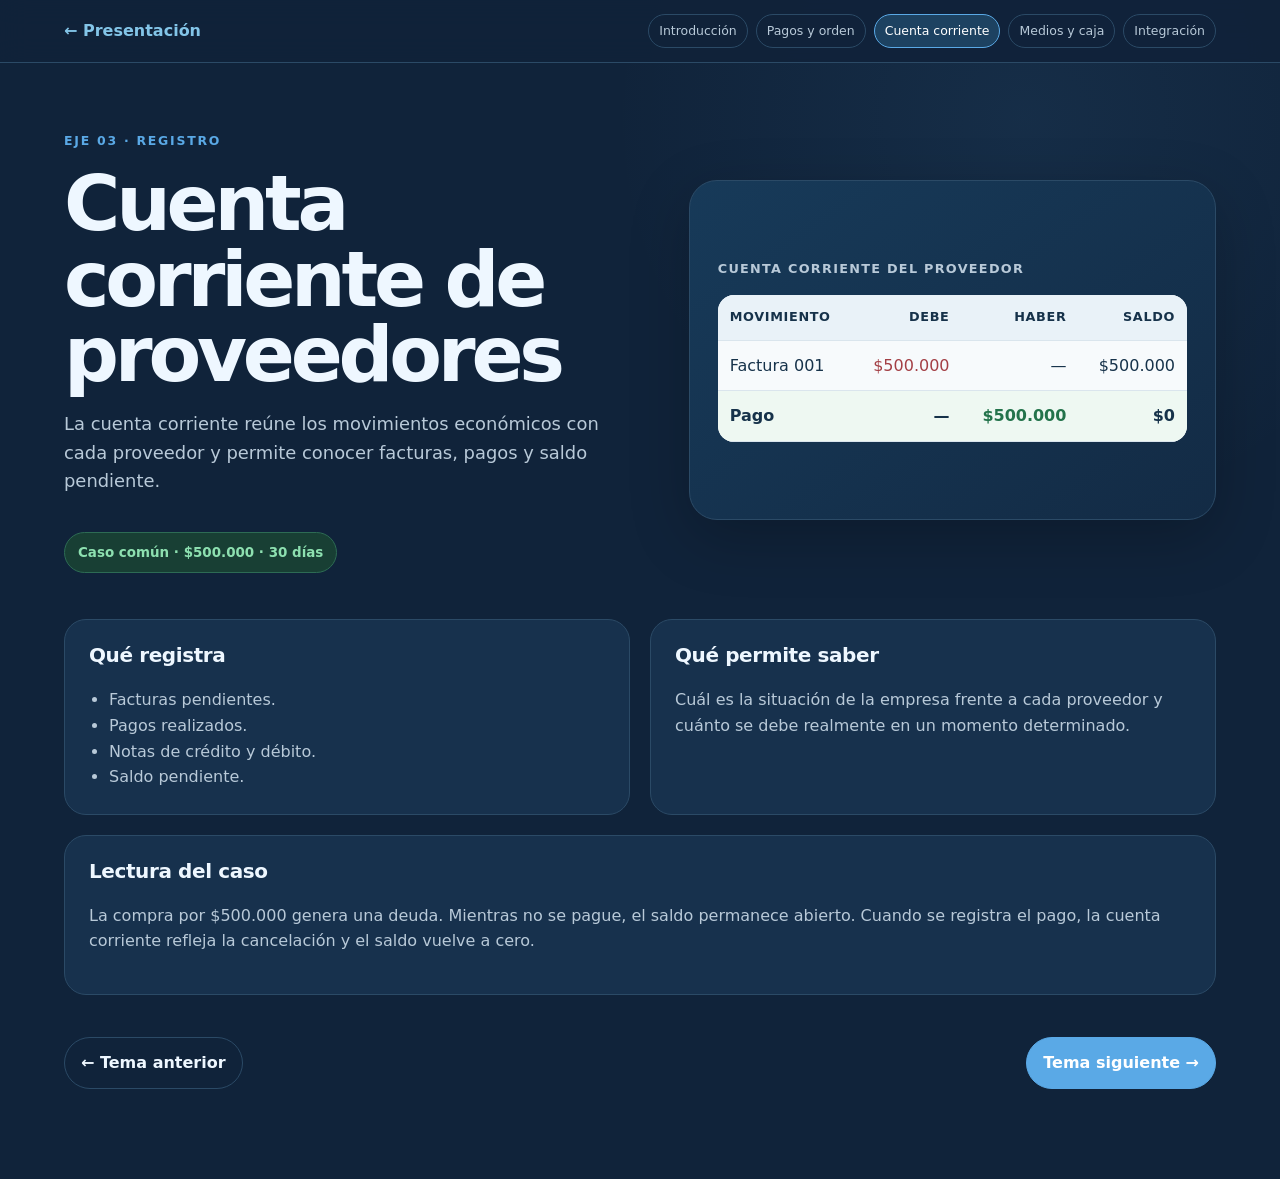
<file: detalle-cuenta.html>
<!doctype html><html lang="es"><head><meta charset="utf-8"><meta name="viewport" content="width=device-width,initial-scale=1"><title>Cuenta corriente de proveedores | Ciclo de Compras y Pagos II</title><link rel="icon" type="image/svg+xml" href="favicon.svg"><link rel="stylesheet" href="styles.css"></head><body class="detail-page"><header class="detail-top"><a class="back-link" href="index.html#integrantes">← Presentación</a><nav class="detail-nav"><a href="detalle-introduccion.html">Introducción</a><a href="detalle-pagos.html">Pagos y orden</a><a href="detalle-cuenta.html" class="active">Cuenta corriente</a><a href="detalle-medios.html">Medios y caja</a><a href="detalle-integracion.html">Integración</a></nav></header><main class="detail-shell"><section class="detail-hero"><div><span class="detail-kicker">Eje 03 · Registro</span><h1>Cuenta corriente de proveedores</h1><p class="lead">La cuenta corriente reúne los movimientos económicos con cada proveedor y permite conocer facturas, pagos y saldo pendiente.</p><span class="case-chip">Caso común · $500.000 · 30 días</span></div><div class="visual-panel"><div style="width:100%"><div class="visual-title">Cuenta corriente del proveedor</div><table class="ledger-table"><thead><tr><th>Movimiento</th><th>Debe</th><th>Haber</th><th>Saldo</th></tr></thead><tbody><tr><td>Factura 001</td><td class="money-out">$500.000</td><td>—</td><td>$500.000</td></tr><tr><td>Pago</td><td>—</td><td class="money-in">$500.000</td><td>$0</td></tr></tbody></table></div></div></section><section class="detail-grid"><article class="info-card"><h3>Qué registra</h3><ul><li>Facturas pendientes.</li><li>Pagos realizados.</li><li>Notas de crédito y débito.</li><li>Saldo pendiente.</li></ul></article><article class="info-card"><h3>Qué permite saber</h3><p>Cuál es la situación de la empresa frente a cada proveedor y cuánto se debe realmente en un momento determinado.</p></article><article class="info-card full-card"><h3>Lectura del caso</h3><p>La compra por $500.000 genera una deuda. Mientras no se pague, el saldo permanece abierto. Cuando se registra el pago, la cuenta corriente refleja la cancelación y el saldo vuelve a cero.</p></article></section><div class="detail-actions"><a href="detalle-pagos.html">← Tema anterior</a><a class="primary" href="detalle-medios.html">Tema siguiente →</a></div></main></body></html>
</file>
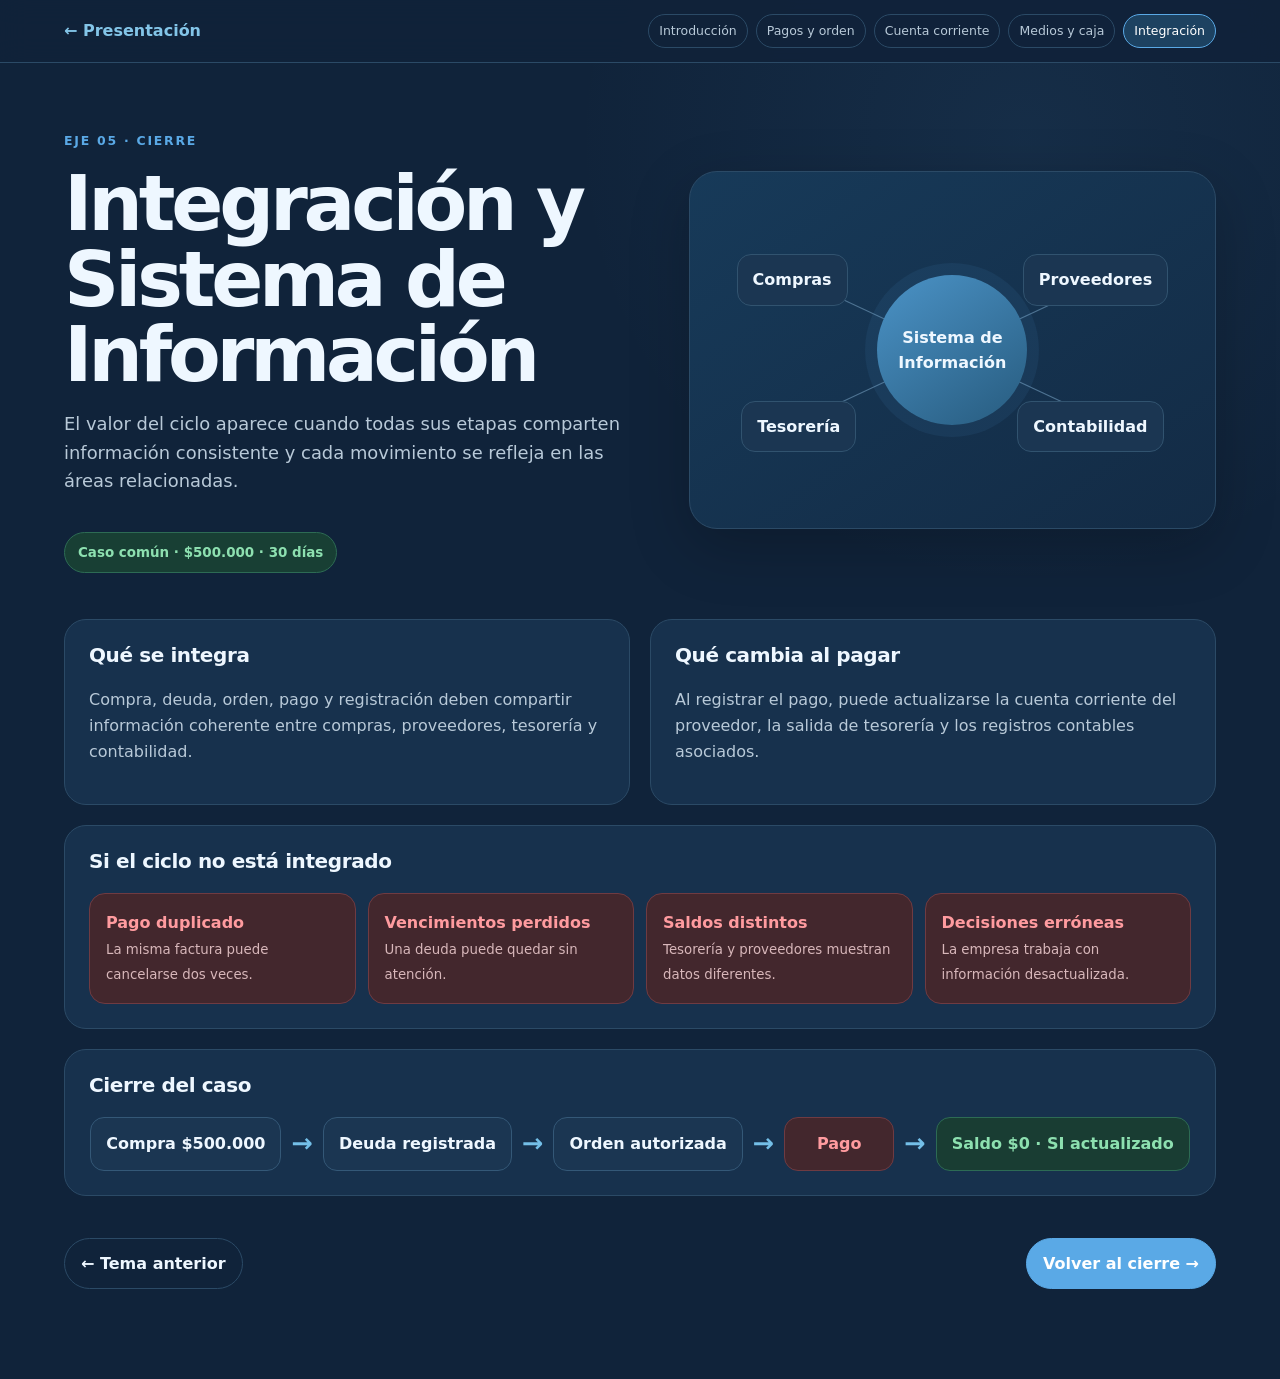
<file: detalle-integracion.html>
<!doctype html><html lang="es"><head><meta charset="utf-8"><meta name="viewport" content="width=device-width,initial-scale=1"><title>Integración y Sistema de Información | Ciclo de Compras y Pagos II</title><link rel="icon" type="image/svg+xml" href="favicon.svg"><link rel="stylesheet" href="styles.css"></head><body class="detail-page"><header class="detail-top"><a class="back-link" href="index.html#integrantes">← Presentación</a><nav class="detail-nav"><a href="detalle-introduccion.html">Introducción</a><a href="detalle-pagos.html">Pagos y orden</a><a href="detalle-cuenta.html">Cuenta corriente</a><a href="detalle-medios.html">Medios y caja</a><a href="detalle-integracion.html" class="active">Integración</a></nav></header><main class="detail-shell"><section class="detail-hero"><div><span class="detail-kicker">Eje 05 · Cierre</span><h1>Integración y Sistema de Información</h1><p class="lead">El valor del ciclo aparece cuando todas sus etapas comparten información consistente y cada movimiento se refleja en las áreas relacionadas.</p><span class="case-chip">Caso común · $500.000 · 30 días</span></div><div class="visual-panel"><div class="si-network"><span class="si-line l1"></span><span class="si-line l2"></span><span class="si-line l3"></span><span class="si-line l4"></span><div class="si-core">Sistema de<br>Información</div><div class="si-node n1">Compras</div><div class="si-node n2">Proveedores</div><div class="si-node n3">Tesorería</div><div class="si-node n4">Contabilidad</div></div></div></section><section class="detail-grid"><article class="info-card"><h3>Qué se integra</h3><p>Compra, deuda, orden, pago y registración deben compartir información coherente entre compras, proveedores, tesorería y contabilidad.</p></article><article class="info-card"><h3>Qué cambia al pagar</h3><p>Al registrar el pago, puede actualizarse la cuenta corriente del proveedor, la salida de tesorería y los registros contables asociados.</p></article><article class="info-card full-card"><h3>Si el ciclo no está integrado</h3><div class="risk-strip"><div class="risk"><b>Pago duplicado</b><small>La misma factura puede cancelarse dos veces.</small></div><div class="risk"><b>Vencimientos perdidos</b><small>Una deuda puede quedar sin atención.</small></div><div class="risk"><b>Saldos distintos</b><small>Tesorería y proveedores muestran datos diferentes.</small></div><div class="risk"><b>Decisiones erróneas</b><small>La empresa trabaja con información desactualizada.</small></div></div></article><article class="info-card full-card"><h3>Cierre del caso</h3><div class="flowline"><div class="flow-node">Compra $500.000</div><span class="flow-arrow">→</span><div class="flow-node">Deuda registrada</div><span class="flow-arrow">→</span><div class="flow-node">Orden autorizada</div><span class="flow-arrow">→</span><div class="flow-node red">Pago</div><span class="flow-arrow">→</span><div class="flow-node green">Saldo $0 · SI actualizado</div></div></article></section><div class="detail-actions"><a href="detalle-medios.html">← Tema anterior</a><a class="primary" href="index.html#integracion">Volver al cierre →</a></div></main></body></html>
</file>
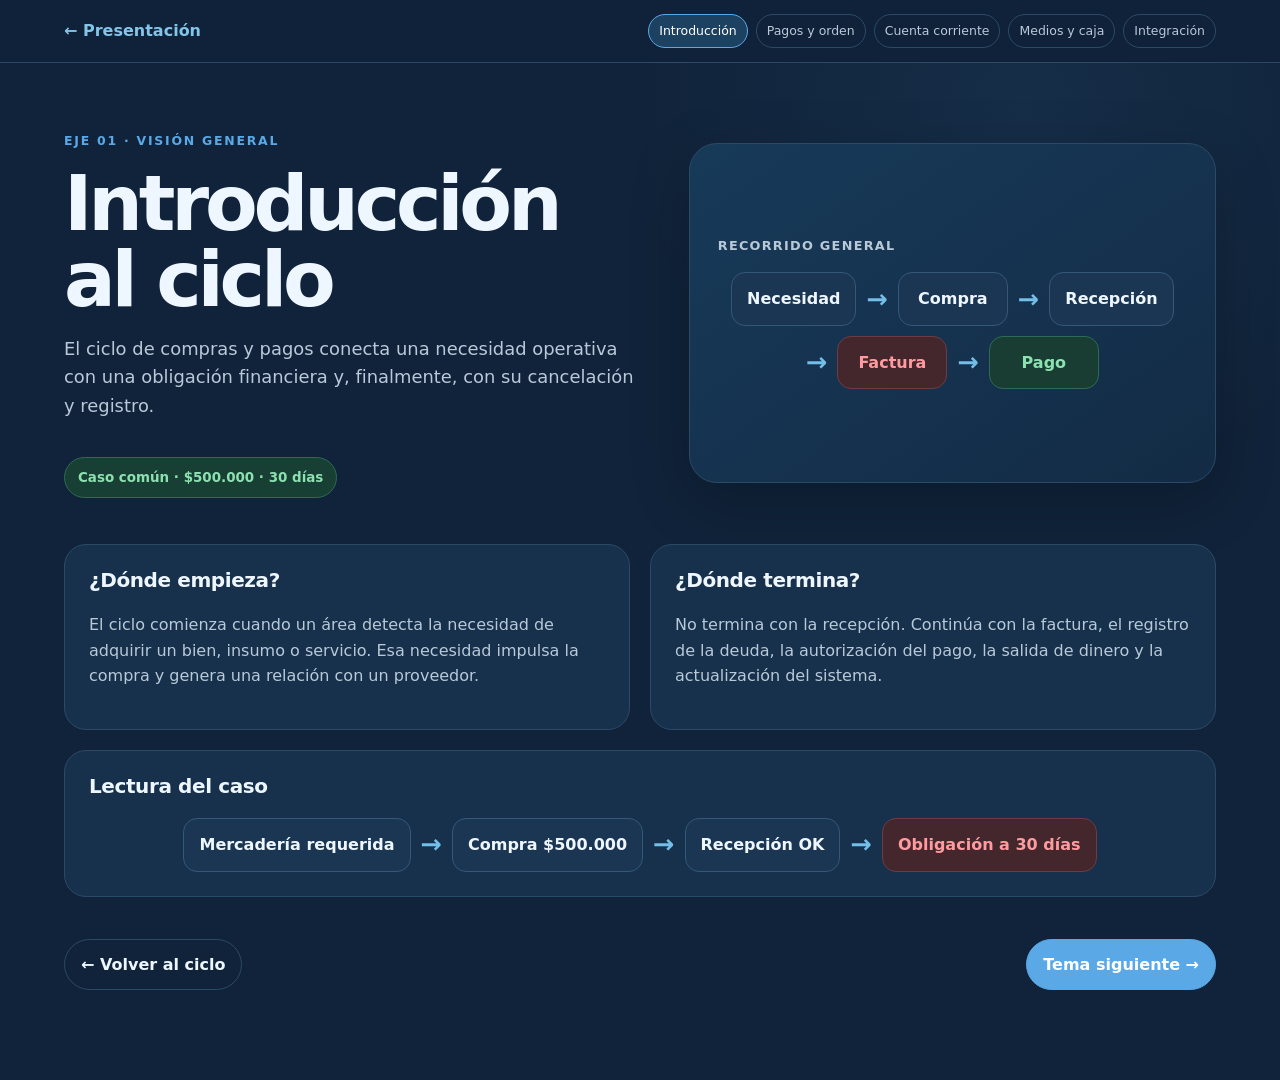
<file: detalle-introduccion.html>
<!doctype html><html lang="es"><head><meta charset="utf-8"><meta name="viewport" content="width=device-width,initial-scale=1"><title>Introducción al ciclo | Ciclo de Compras y Pagos II</title><link rel="icon" type="image/svg+xml" href="favicon.svg"><link rel="stylesheet" href="styles.css"></head><body class="detail-page"><header class="detail-top"><a class="back-link" href="index.html#integrantes">← Presentación</a><nav class="detail-nav"><a href="detalle-introduccion.html" class="active">Introducción</a><a href="detalle-pagos.html">Pagos y orden</a><a href="detalle-cuenta.html">Cuenta corriente</a><a href="detalle-medios.html">Medios y caja</a><a href="detalle-integracion.html">Integración</a></nav></header><main class="detail-shell"><section class="detail-hero"><div><span class="detail-kicker">Eje 01 · Visión general</span><h1>Introducción al ciclo</h1><p class="lead">El ciclo de compras y pagos conecta una necesidad operativa con una obligación financiera y, finalmente, con su cancelación y registro.</p><span class="case-chip">Caso común · $500.000 · 30 días</span></div><div class="visual-panel"><div><div class="visual-title">Recorrido general</div><div class="flowline"><div class="flow-node">Necesidad</div><span class="flow-arrow">→</span><div class="flow-node">Compra</div><span class="flow-arrow">→</span><div class="flow-node">Recepción</div><span class="flow-arrow">→</span><div class="flow-node red">Factura</div><span class="flow-arrow">→</span><div class="flow-node green">Pago</div></div></div></div></section><section class="detail-grid"><article class="info-card"><h3>¿Dónde empieza?</h3><p>El ciclo comienza cuando un área detecta la necesidad de adquirir un bien, insumo o servicio. Esa necesidad impulsa la compra y genera una relación con un proveedor.</p></article><article class="info-card"><h3>¿Dónde termina?</h3><p>No termina con la recepción. Continúa con la factura, el registro de la deuda, la autorización del pago, la salida de dinero y la actualización del sistema.</p></article><article class="info-card full-card"><h3>Lectura del caso</h3><div class="flowline"><div class="flow-node">Mercadería requerida</div><span class="flow-arrow">→</span><div class="flow-node">Compra $500.000</div><span class="flow-arrow">→</span><div class="flow-node">Recepción OK</div><span class="flow-arrow">→</span><div class="flow-node red">Obligación a 30 días</div></div></article></section><div class="detail-actions"><a href="index.html#integrantes">← Volver al ciclo</a><a class="primary" href="detalle-pagos.html">Tema siguiente →</a></div></main></body></html>
</file>
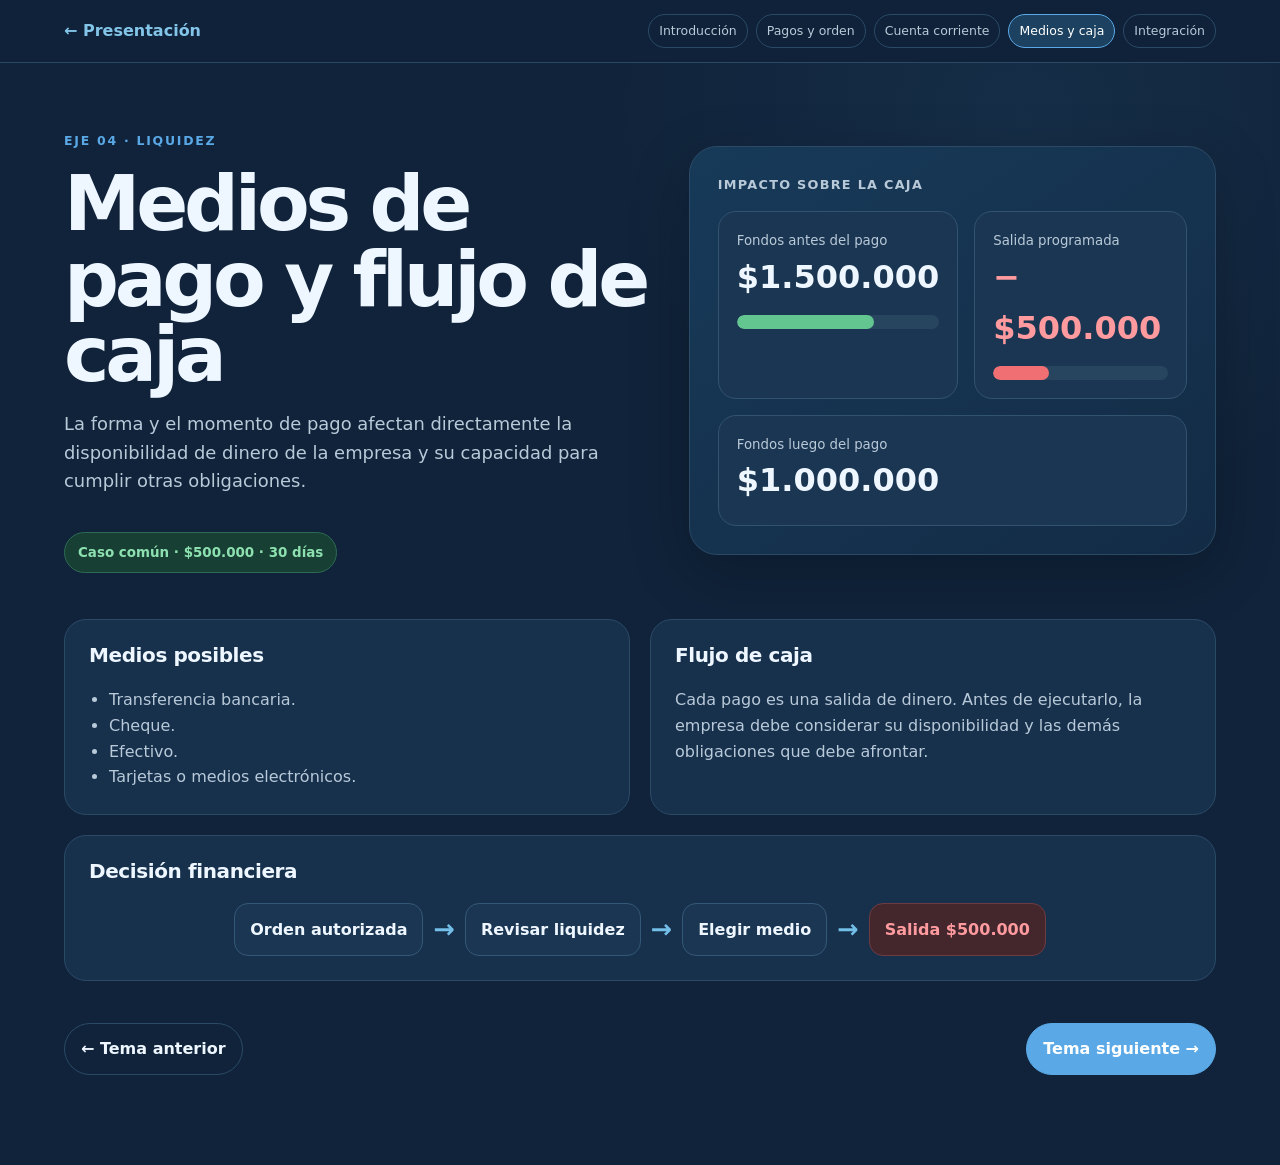
<file: detalle-medios.html>
<!doctype html><html lang="es"><head><meta charset="utf-8"><meta name="viewport" content="width=device-width,initial-scale=1"><title>Medios de pago y flujo de caja | Ciclo de Compras y Pagos II</title><link rel="icon" type="image/svg+xml" href="favicon.svg"><link rel="stylesheet" href="styles.css"></head><body class="detail-page"><header class="detail-top"><a class="back-link" href="index.html#integrantes">← Presentación</a><nav class="detail-nav"><a href="detalle-introduccion.html">Introducción</a><a href="detalle-pagos.html">Pagos y orden</a><a href="detalle-cuenta.html">Cuenta corriente</a><a href="detalle-medios.html" class="active">Medios y caja</a><a href="detalle-integracion.html">Integración</a></nav></header><main class="detail-shell"><section class="detail-hero"><div><span class="detail-kicker">Eje 04 · Liquidez</span><h1>Medios de pago y flujo de caja</h1><p class="lead">La forma y el momento de pago afectan directamente la disponibilidad de dinero de la empresa y su capacidad para cumplir otras obligaciones.</p><span class="case-chip">Caso común · $500.000 · 30 días</span></div><div class="visual-panel"><div style="width:100%"><div class="visual-title">Impacto sobre la caja</div><div class="cash-visual"><div class="balance"><small>Fondos antes del pago</small><strong>$1.500.000</strong><div class="barline"><span class="bar-green"></span></div></div><div class="balance"><small>Salida programada</small><strong style="color:#ff9b9f">− $500.000</strong><div class="barline"><span class="bar-red"></span></div></div><div class="balance" style="grid-column:1/-1"><small>Fondos luego del pago</small><strong>$1.000.000</strong></div></div></div></div></section><section class="detail-grid"><article class="info-card"><h3>Medios posibles</h3><ul><li>Transferencia bancaria.</li><li>Cheque.</li><li>Efectivo.</li><li>Tarjetas o medios electrónicos.</li></ul></article><article class="info-card"><h3>Flujo de caja</h3><p>Cada pago es una salida de dinero. Antes de ejecutarlo, la empresa debe considerar su disponibilidad y las demás obligaciones que debe afrontar.</p></article><article class="info-card full-card"><h3>Decisión financiera</h3><div class="flowline"><div class="flow-node">Orden autorizada</div><span class="flow-arrow">→</span><div class="flow-node">Revisar liquidez</div><span class="flow-arrow">→</span><div class="flow-node">Elegir medio</div><span class="flow-arrow">→</span><div class="flow-node red">Salida $500.000</div></div></article></section><div class="detail-actions"><a href="detalle-cuenta.html">← Tema anterior</a><a class="primary" href="detalle-integracion.html">Tema siguiente →</a></div></main></body></html>
</file>
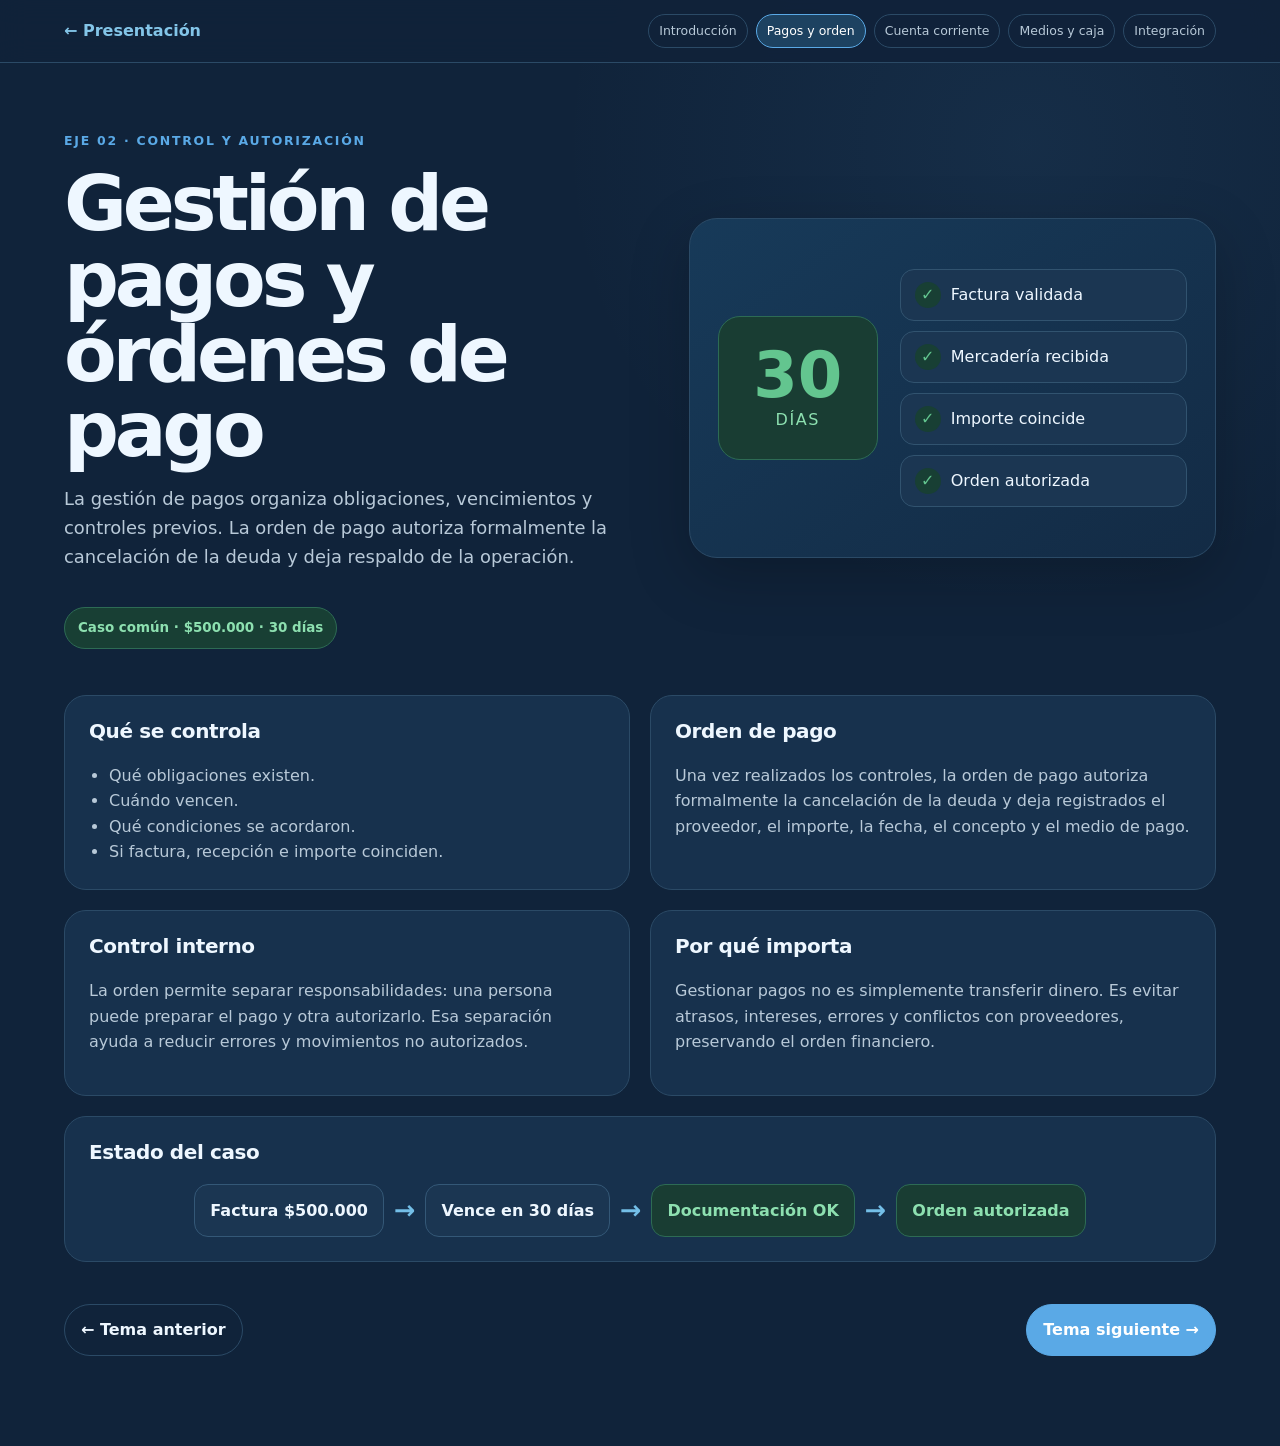
<file: detalle-pagos.html>
<!doctype html><html lang="es"><head><meta charset="utf-8"><meta name="viewport" content="width=device-width,initial-scale=1"><title>Gestión de pagos y órdenes de pago | Ciclo de Compras y Pagos II</title><link rel="icon" type="image/svg+xml" href="favicon.svg"><link rel="stylesheet" href="styles.css"></head><body class="detail-page"><header class="detail-top"><a class="back-link" href="index.html#integrantes">← Presentación</a><nav class="detail-nav"><a href="detalle-introduccion.html">Introducción</a><a href="detalle-pagos.html" class="active">Pagos y orden</a><a href="detalle-cuenta.html">Cuenta corriente</a><a href="detalle-medios.html">Medios y caja</a><a href="detalle-integracion.html">Integración</a></nav></header><main class="detail-shell"><section class="detail-hero"><div><span class="detail-kicker">Eje 02 · Control y autorización</span><h1>Gestión de pagos y órdenes de pago</h1><p class="lead">La gestión de pagos organiza obligaciones, vencimientos y controles previos. La orden de pago autoriza formalmente la cancelación de la deuda y deja respaldo de la operación.</p><span class="case-chip">Caso común · $500.000 · 30 días</span></div><div class="visual-panel"><div class="calendar-visual"><div class="cal-box"><strong>30</strong><span>días</span></div><div class="checks"><div class="check"><i>✓</i>Factura validada</div><div class="check"><i>✓</i>Mercadería recibida</div><div class="check"><i>✓</i>Importe coincide</div><div class="check"><i>✓</i>Orden autorizada</div></div></div></div></section><section class="detail-grid"><article class="info-card"><h3>Qué se controla</h3><ul><li>Qué obligaciones existen.</li><li>Cuándo vencen.</li><li>Qué condiciones se acordaron.</li><li>Si factura, recepción e importe coinciden.</li></ul></article><article class="info-card"><h3>Orden de pago</h3><p>Una vez realizados los controles, la orden de pago autoriza formalmente la cancelación de la deuda y deja registrados el proveedor, el importe, la fecha, el concepto y el medio de pago.</p></article><article class="info-card"><h3>Control interno</h3><p>La orden permite separar responsabilidades: una persona puede preparar el pago y otra autorizarlo. Esa separación ayuda a reducir errores y movimientos no autorizados.</p></article><article class="info-card"><h3>Por qué importa</h3><p>Gestionar pagos no es simplemente transferir dinero. Es evitar atrasos, intereses, errores y conflictos con proveedores, preservando el orden financiero.</p></article><article class="info-card full-card"><h3>Estado del caso</h3><div class="flowline"><div class="flow-node">Factura $500.000</div><span class="flow-arrow">→</span><div class="flow-node">Vence en 30 días</div><span class="flow-arrow">→</span><div class="flow-node green">Documentación OK</div><span class="flow-arrow">→</span><div class="flow-node green">Orden autorizada</div></div></article></section><div class="detail-actions"><a href="detalle-introduccion.html">← Tema anterior</a><a class="primary" href="detalle-cuenta.html">Tema siguiente →</a></div></main></body></html>
</file>
<file: styles.css>
@import url('base.css');
@import url('theme.css');
@import url('detail.css');
</file>
